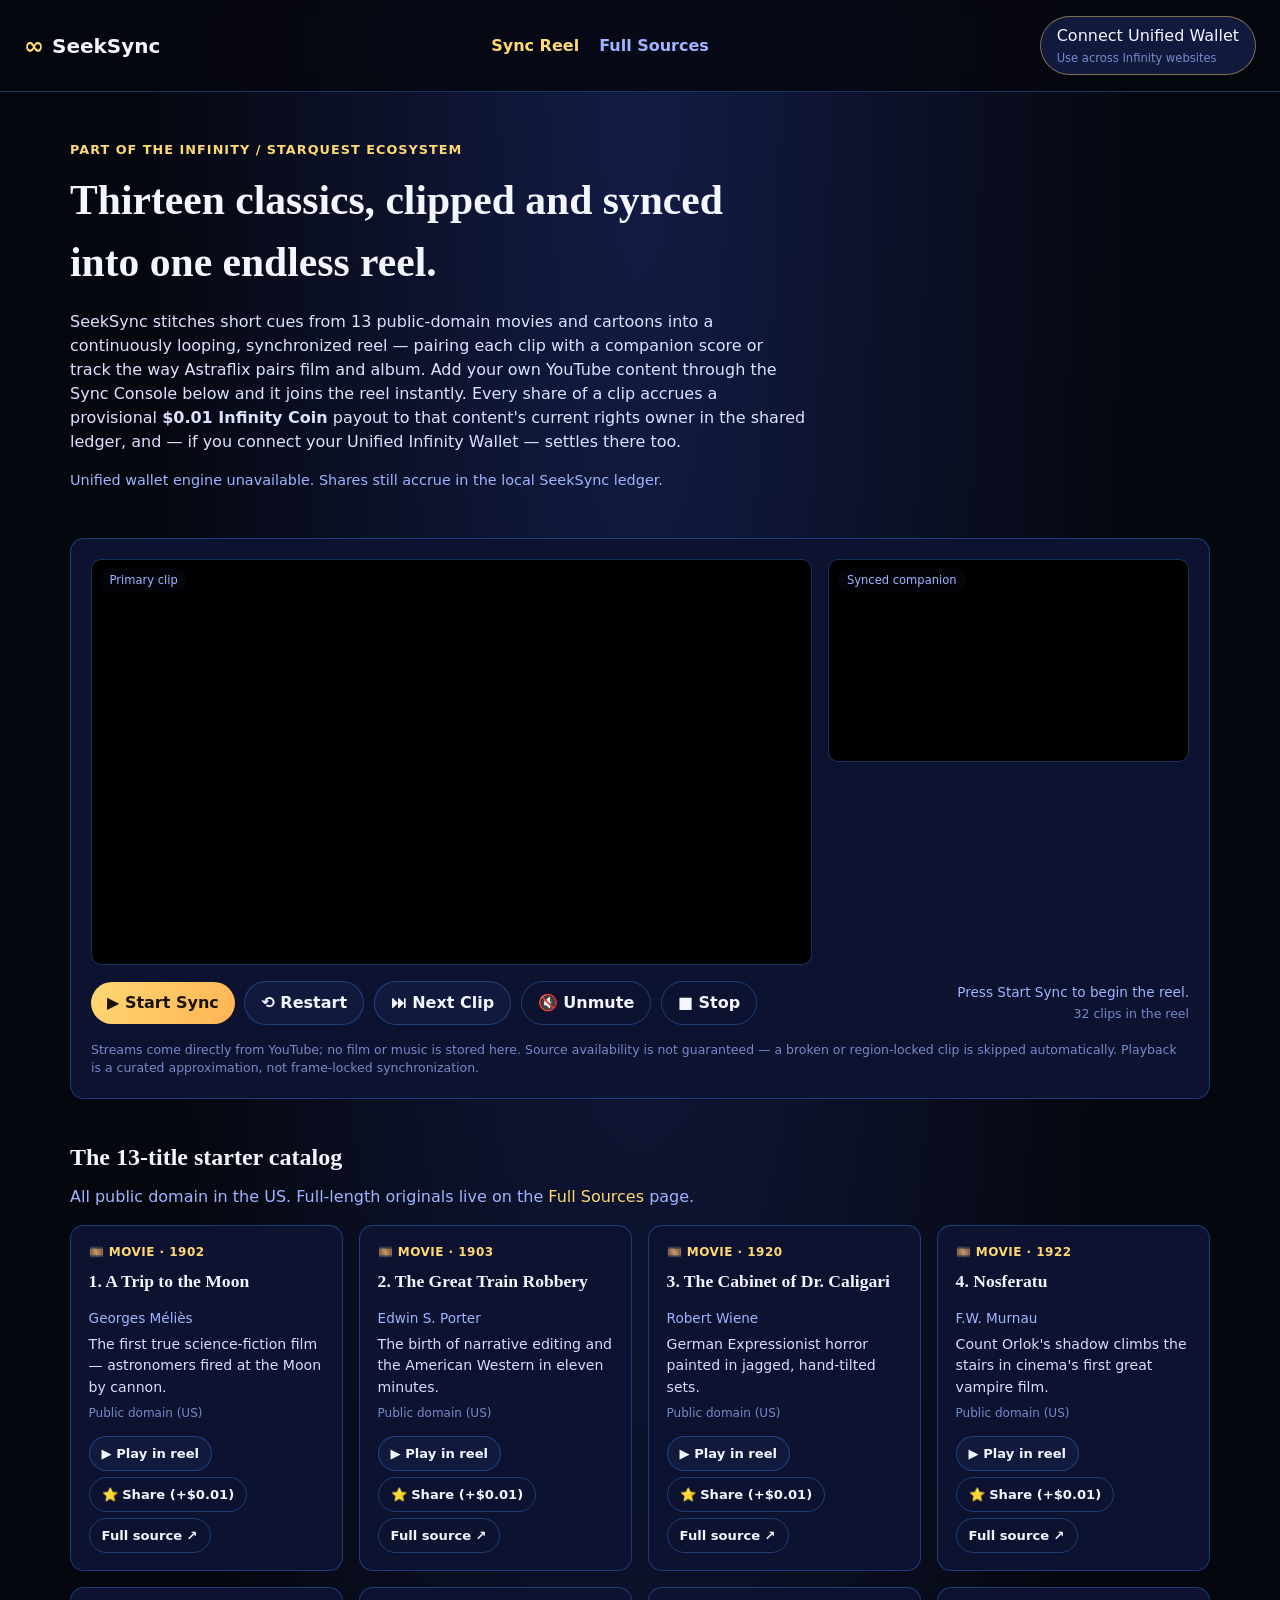
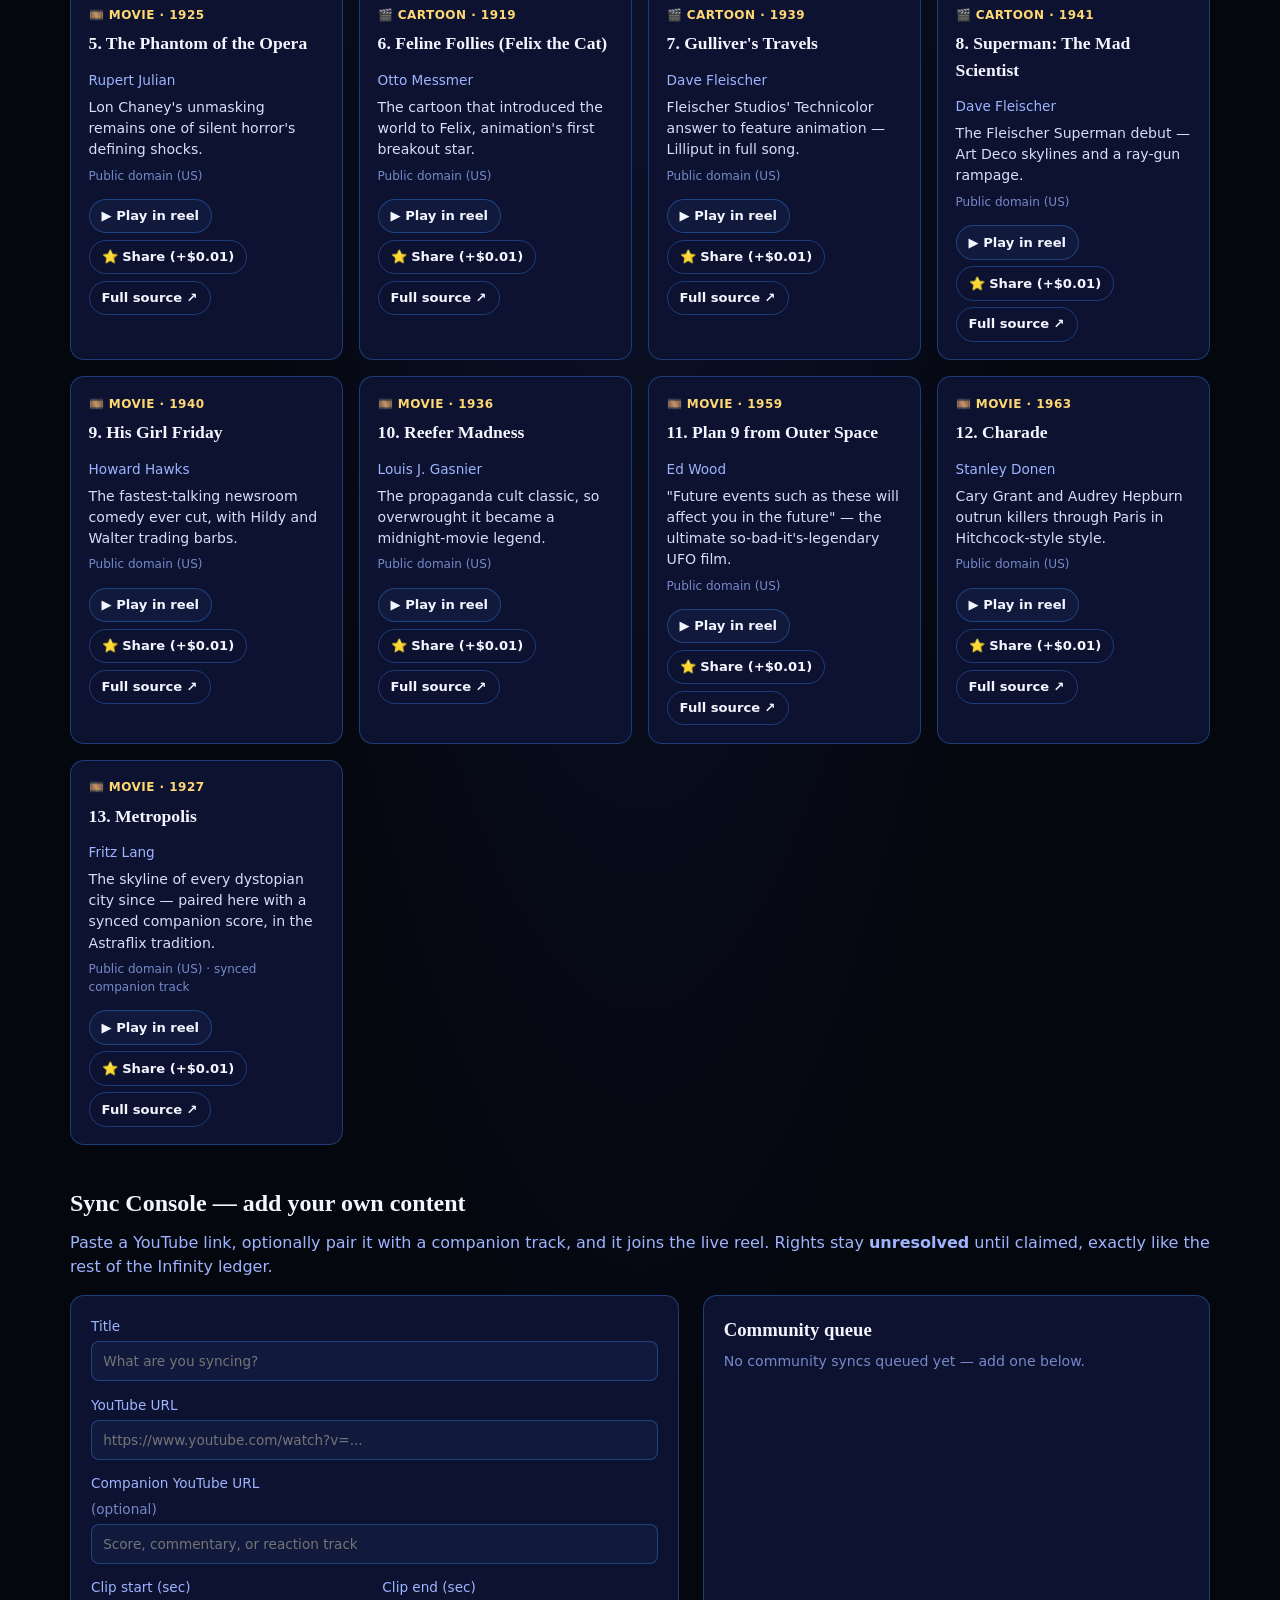
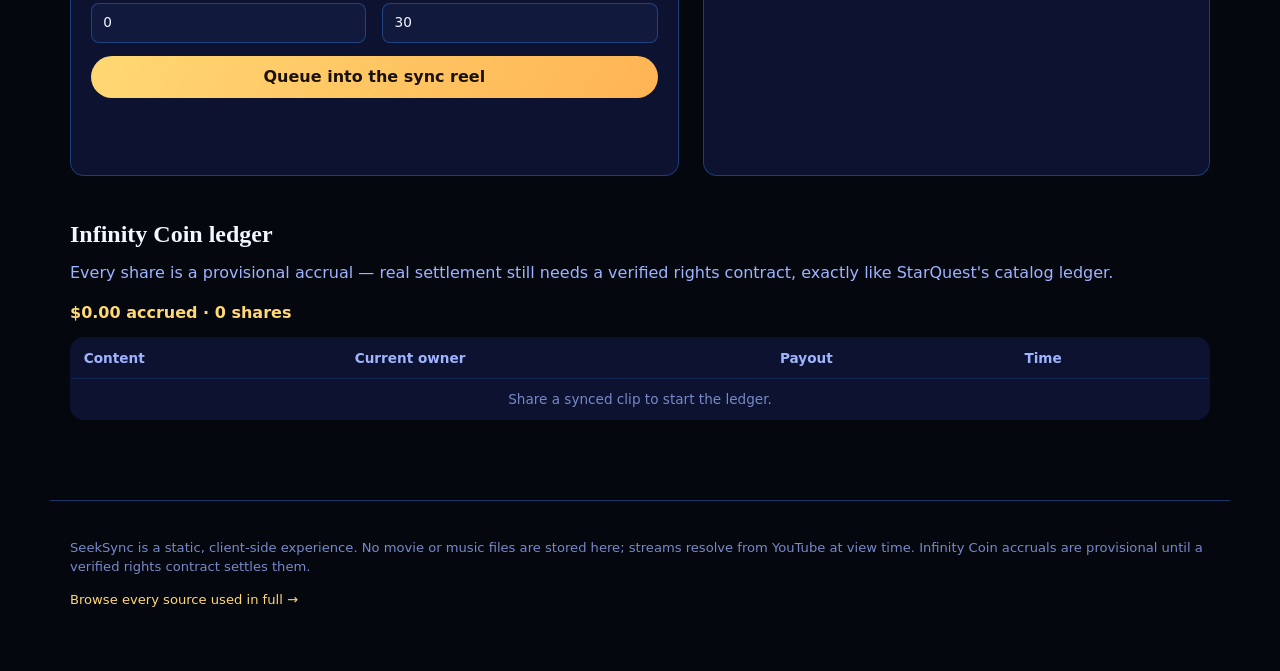
<file: index.html>
<!DOCTYPE html>
<html lang="en" data-avatar-site="seeksync">
<head>
  <meta charset="UTF-8" />
  <meta name="viewport" content="width=device-width, initial-scale=1.0" />
  <title>SeekSync — Clip-Synced Classics &amp; the Infinity Coin Ledger</title>
  <meta name="description" content="SeekSync clips and synchronizes 13 curated public-domain movies and cartoons, lets you add your own YouTube content to the reel, and pays every share into a shared Infinity Coin ledger." />

  <meta property="og:type" content="website" />
  <meta property="og:title" content="SeekSync — Clip-Synced Classics &amp; the Infinity Coin Ledger" />
  <meta property="og:description" content="13 curated titles, synced clip-by-clip, plus your own YouTube content — every share pays into the shared Infinity Coin ledger." />
  <meta property="og:image" content="assets/preview-card.png" />
  <meta property="og:image:width" content="1200" />
  <meta property="og:image:height" content="630" />
  <meta property="og:image:alt" content="SeekSync — clip-synced classics, YouTube-linked sources, and an Infinity Coin ledger" />
  <meta name="twitter:card" content="summary_large_image" />
  <meta name="twitter:image" content="assets/preview-card.png" />
  <link rel="icon" href="assets/preview-card.svg" type="image/svg+xml" />

  <link rel="preconnect" href="https://www.youtube.com" crossorigin />
  <link rel="dns-prefetch" href="https://www.youtube.com" />
  <link rel="stylesheet" href="styles.css" />
</head>
<body>
  <header class="site-header">
    <a class="brand" href="index.html">
      <span class="brand__mark">∞</span>
      <span class="brand__name">SeekSync</span>
    </a>
    <nav class="site-nav">
      <a href="index.html" class="active">Sync Reel</a>
      <a href="sources.html">Full Sources</a>
    </nav>
    <button id="unified-wallet-connect" class="wallet-pill" type="button">
      <span id="unified-wallet-label">Connect Unified Wallet</span>
      <small id="unified-wallet-detail">Use across Infinity websites</small>
    </button>
  </header>

  <main>
    <section class="hero">
      <div class="hero__copy">
        <p class="hero__eyebrow">Part of the Infinity / StarQuest ecosystem</p>
        <h1>Thirteen classics, clipped and synced into one endless reel.</h1>
        <p class="hero__lede">
          SeekSync stitches short cues from 13 public-domain movies and cartoons into a continuously
          looping, synchronized reel — pairing each clip with a companion score or track the way
          Astraflix pairs film and album. Add your own YouTube content through the Sync Console below
          and it joins the reel instantly. Every share of a clip accrues a provisional
          <strong>$0.01 Infinity Coin</strong> payout to that content's current rights owner in the
          shared ledger, and — if you connect your Unified Infinity Wallet — settles there too.
        </p>
        <p id="unified-wallet-status" class="hero__wallet-status">Connect before your shares route into the unified wallet.</p>
      </div>
    </section>

    <section class="sync-stage" aria-label="Synchronized clip reel">
      <div class="sync-stage__players">
        <div class="player-frame player-frame--primary">
          <div id="sync-primary-player"></div>
          <span class="player-frame__label">Primary clip</span>
        </div>
        <div class="player-frame player-frame--companion">
          <div id="sync-companion-player"></div>
          <span class="player-frame__label">Synced companion</span>
        </div>
      </div>
      <div class="sync-stage__controls">
        <button id="sync-start" class="btn btn-primary" type="button">▶ Start Sync</button>
        <button id="sync-restart" class="btn" type="button">⟲ Restart</button>
        <button id="sync-next" class="btn" type="button">⏭ Next Clip</button>
        <button id="sync-mute" class="btn btn-ghost" type="button">🔇 Unmute</button>
        <button id="sync-stop" class="btn btn-ghost" type="button">■ Stop</button>
        <div class="sync-stage__status">
          <span id="now-playing">Press Start Sync to begin the reel.</span>
          <span id="queue-count" class="queue-count">0 clips in the reel</span>
        </div>
      </div>
      <p class="sync-stage__disclaimer">
        Streams come directly from YouTube; no film or music is stored here. Source availability is not
        guaranteed — a broken or region-locked clip is skipped automatically. Playback is a curated
        approximation, not frame-locked synchronization.
      </p>
    </section>

    <section class="catalog" aria-labelledby="catalog-heading">
      <div class="section-heading">
        <h2 id="catalog-heading">The 13-title starter catalog</h2>
        <p>All public domain in the US. Full-length originals live on the <a href="sources.html">Full Sources</a> page.</p>
      </div>
      <div id="catalog-grid" class="catalog-grid"></div>
    </section>

    <section class="sync-console" aria-labelledby="console-heading">
      <div class="section-heading">
        <h2 id="console-heading">Sync Console — add your own content</h2>
        <p>Paste a YouTube link, optionally pair it with a companion track, and it joins the live reel. Rights stay <strong>unresolved</strong> until claimed, exactly like the rest of the Infinity ledger.</p>
      </div>
      <div class="sync-console__grid">
        <form id="user-sync-form" class="sync-console__form">
          <label>Title
            <input type="text" name="title" placeholder="What are you syncing?" required maxlength="120" />
          </label>
          <label>YouTube URL
            <input type="url" name="url" placeholder="https://www.youtube.com/watch?v=..." required />
          </label>
          <label>Companion YouTube URL <span class="optional">(optional)</span>
            <input type="url" name="companionUrl" placeholder="Score, commentary, or reaction track" />
          </label>
          <div class="sync-console__times">
            <label>Clip start (sec)
              <input type="number" name="start" min="0" value="0" />
            </label>
            <label>Clip end (sec)
              <input type="number" name="end" min="1" value="30" />
            </label>
          </div>
          <button type="submit" class="btn btn-primary">Queue into the sync reel</button>
          <p id="user-sync-status" class="sync-console__status" role="status"></p>
        </form>
        <div class="sync-console__queue">
          <h3>Community queue</h3>
          <ul id="user-queue-list" class="user-queue-list"></ul>
        </div>
      </div>
    </section>

    <section class="ledger" aria-labelledby="ledger-heading">
      <div class="section-heading">
        <h2 id="ledger-heading">Infinity Coin ledger</h2>
        <p>Every share is a provisional accrual — real settlement still needs a verified rights contract, exactly like StarQuest's catalog ledger.</p>
      </div>
      <div class="ledger__summary" id="ledger-total">$0.00 accrued · 0 shares</div>
      <table class="ledger__table">
        <thead>
          <tr><th>Content</th><th>Current owner</th><th>Payout</th><th>Time</th></tr>
        </thead>
        <tbody id="ledger-body"></tbody>
      </table>
    </section>
  </main>

  <footer class="site-footer">
    <p>SeekSync is a static, client-side experience. No movie or music files are stored here; streams resolve from YouTube at view time. Infinity Coin accruals are provisional until a verified rights contract settles them.</p>
    <p><a href="sources.html">Browse every source used in full →</a></p>
  </footer>

  <script src="js/data.js"></script>
  <script src="js/ledger.js"></script>
  <script src="js/user-sync.js"></script>
  <script src="js/sync-engine.js"></script>
  <script src="https://www-infinity4.github.io/Mint-For-Infinity/unified-wallet.js" defer></script>
  <script src="js/wallet-integration.js" defer></script>
  <script src="js/app.js"></script>
</body>
</html>
</file>
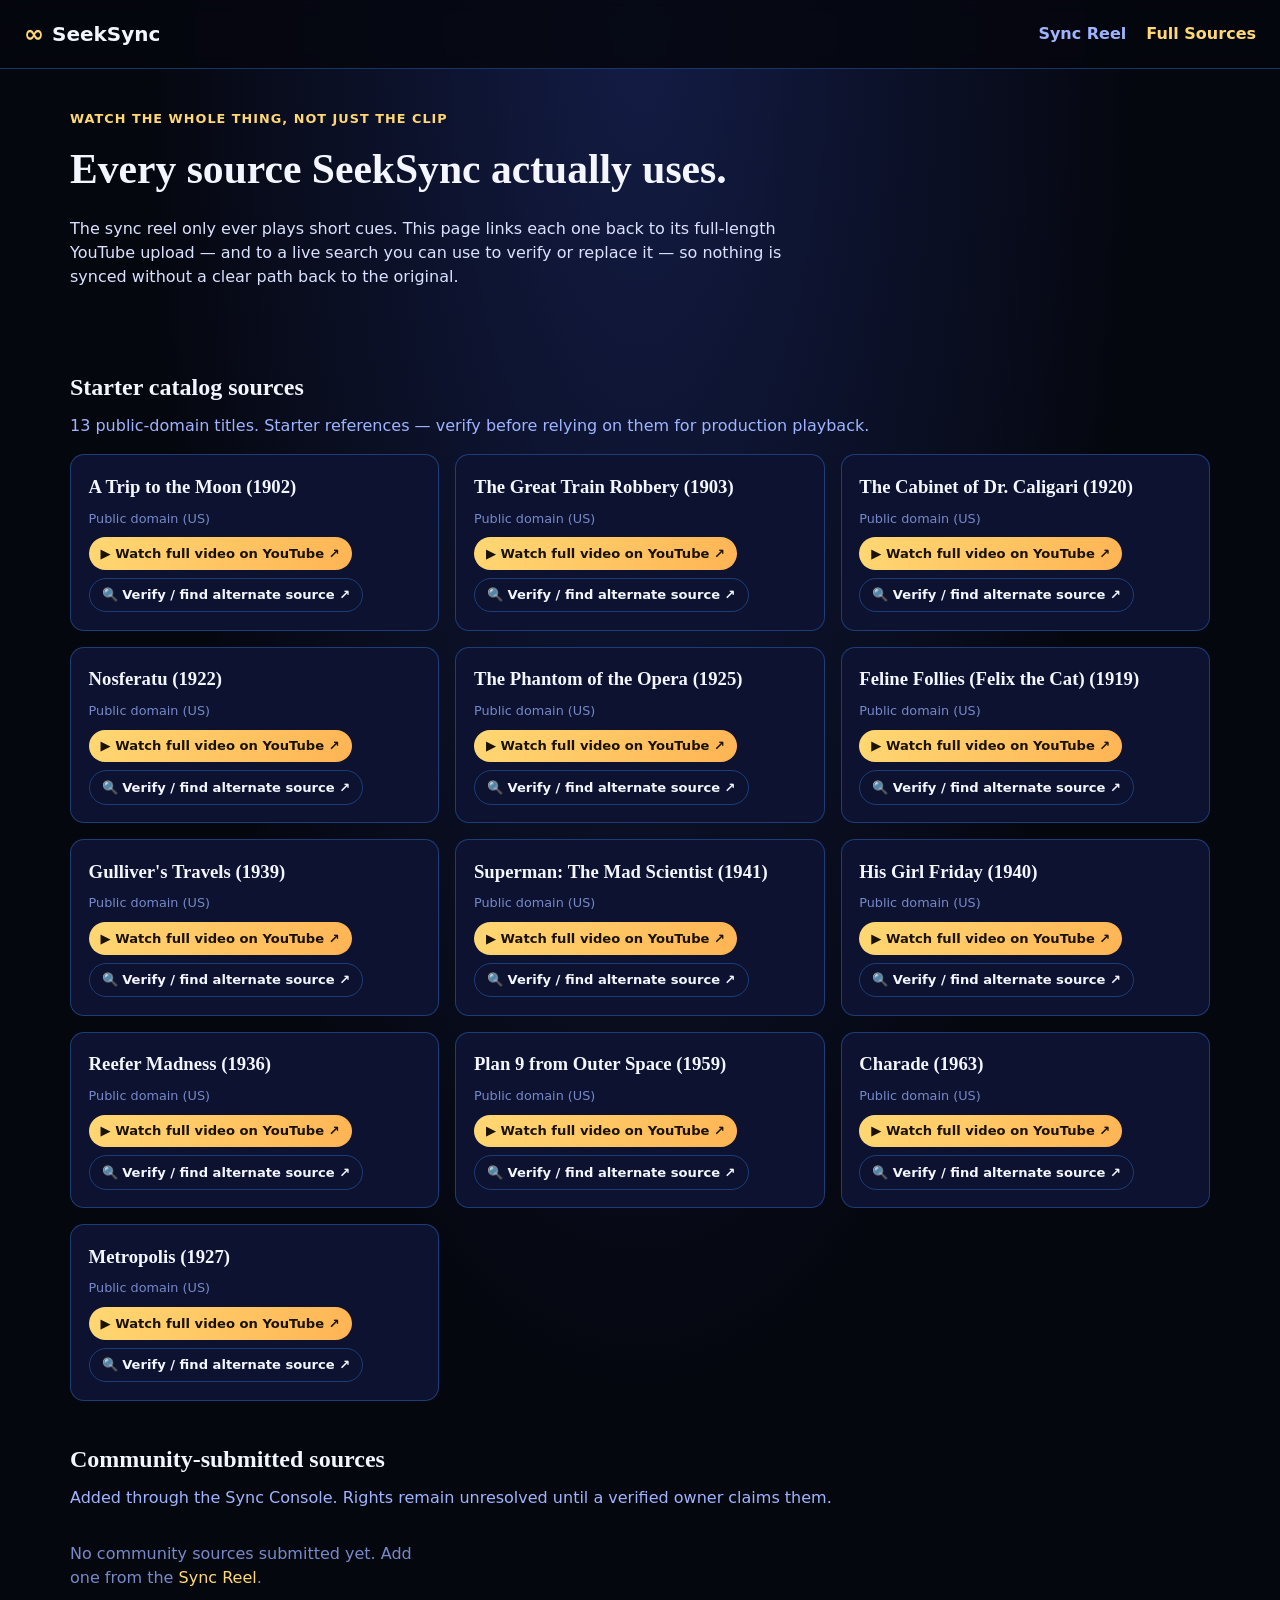
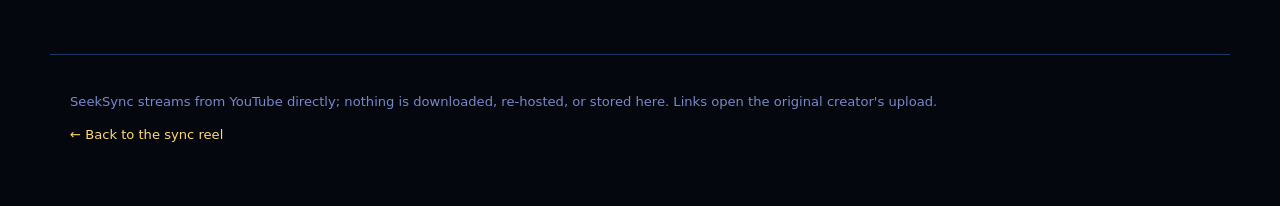
<file: sources.html>
<!DOCTYPE html>
<html lang="en" data-avatar-site="seeksync">
<head>
  <meta charset="UTF-8" />
  <meta name="viewport" content="width=device-width, initial-scale=1.0" />
  <title>SeekSync — Full Sources</title>
  <meta name="description" content="Every YouTube source actually used in the SeekSync clip-sync reel, linked back to the original full-length video so you can watch it in full." />

  <meta property="og:type" content="website" />
  <meta property="og:title" content="SeekSync — Full Sources" />
  <meta property="og:description" content="Every clip in the SeekSync reel, linked back to its original full-length YouTube source." />
  <meta property="og:image" content="assets/preview-card.png" />
  <meta property="og:image:width" content="1200" />
  <meta property="og:image:height" content="630" />
  <meta name="twitter:card" content="summary_large_image" />
  <meta name="twitter:image" content="assets/preview-card.png" />
  <link rel="icon" href="assets/preview-card.svg" type="image/svg+xml" />

  <link rel="preconnect" href="https://www.youtube.com" crossorigin />
  <link rel="stylesheet" href="styles.css" />
</head>
<body>
  <header class="site-header">
    <a class="brand" href="index.html">
      <span class="brand__mark">∞</span>
      <span class="brand__name">SeekSync</span>
    </a>
    <nav class="site-nav">
      <a href="index.html">Sync Reel</a>
      <a href="sources.html" class="active">Full Sources</a>
    </nav>
  </header>

  <main>
    <section class="hero hero--compact">
      <div class="hero__copy">
        <p class="hero__eyebrow">Watch the whole thing, not just the clip</p>
        <h1>Every source SeekSync actually uses.</h1>
        <p class="hero__lede">
          The sync reel only ever plays short cues. This page links each one back to its full-length
          YouTube upload — and to a live search you can use to verify or replace it — so nothing is
          synced without a clear path back to the original.
        </p>
      </div>
    </section>

    <section class="sources" aria-labelledby="sources-heading">
      <div class="section-heading">
        <h2 id="sources-heading">Starter catalog sources</h2>
        <p>13 public-domain titles. Starter references — verify before relying on them for production playback.</p>
      </div>
      <div id="sources-list" class="sources-list"></div>
    </section>

    <section class="sources" aria-labelledby="community-sources-heading">
      <div class="section-heading">
        <h2 id="community-sources-heading">Community-submitted sources</h2>
        <p>Added through the Sync Console. Rights remain unresolved until a verified owner claims them.</p>
      </div>
      <div id="community-sources-list" class="sources-list"></div>
    </section>
  </main>

  <footer class="site-footer">
    <p>SeekSync streams from YouTube directly; nothing is downloaded, re-hosted, or stored here. Links open the original creator's upload.</p>
    <p><a href="index.html">← Back to the sync reel</a></p>
  </footer>

  <script src="js/data.js"></script>
  <script src="js/user-sync.js"></script>
  <script src="js/sources.js"></script>
</body>
</html>
</file>
<file: styles.css>
:root {
  --bg-deep: #05070f;
  --bg-panel: #0c1230;
  --bg-card: #111a3d;
  --border-blue: rgba(58, 141, 255, 0.35);
  --border-gold: rgba(255, 216, 115, 0.45);
  --text-primary: #f3f5ff;
  --text-muted: #9fb4ff;
  --text-faint: #7789c9;
  --accent-gold: #ffd873;
  --accent-blue: #3a8dff;
  --radius: 14px;
  --max-width: 1180px;
}

* { box-sizing: border-box; }

html, body {
  margin: 0;
  padding: 0;
  background: radial-gradient(ellipse at top, #131c45 0%, var(--bg-deep) 55%);
  color: var(--text-primary);
  font-family: "Segoe UI", system-ui, -apple-system, "Helvetica Neue", Arial, sans-serif;
  line-height: 1.5;
}

a { color: var(--accent-gold); text-decoration: none; }
a:hover { text-decoration: underline; }

h1, h2, h3 { font-family: Georgia, "Times New Roman", serif; margin: 0 0 0.4em; }

.site-header {
  display: flex;
  align-items: center;
  justify-content: space-between;
  gap: 1rem;
  padding: 1rem 1.5rem;
  background: rgba(5, 7, 15, 0.85);
  border-bottom: 1px solid var(--border-blue);
  position: sticky;
  top: 0;
  z-index: 20;
  backdrop-filter: blur(8px);
}

.brand { display: flex; align-items: center; gap: 0.5rem; font-weight: 700; font-size: 1.25rem; }
.brand__mark { color: var(--accent-gold); font-size: 1.5rem; }
.brand__name { color: var(--text-primary); }
.brand:hover { text-decoration: none; }

.site-nav { display: flex; gap: 1.25rem; }
.site-nav a { color: var(--text-muted); font-weight: 600; }
.site-nav a.active, .site-nav a:hover { color: var(--accent-gold); }

.wallet-pill {
  display: flex;
  flex-direction: column;
  align-items: flex-start;
  gap: 0.1rem;
  background: var(--bg-card);
  border: 1px solid var(--border-gold);
  border-radius: 999px;
  padding: 0.45rem 1rem;
  color: var(--text-primary);
  cursor: pointer;
  font: inherit;
}
.wallet-pill:hover { border-color: var(--accent-gold); }
.wallet-pill.connected { border-color: var(--accent-blue); }
.wallet-pill small { color: var(--text-faint); font-size: 0.72rem; }

main { max-width: var(--max-width); margin: 0 auto; padding: 0 1.25rem 3rem; }

.hero { padding: 3rem 0 2rem; }
.hero--compact { padding: 2.5rem 0 1.5rem; }
.hero__eyebrow { color: var(--accent-gold); text-transform: uppercase; letter-spacing: 0.08em; font-size: 0.8rem; font-weight: 700; margin: 0 0 0.6rem; }
.hero h1 { font-size: clamp(1.8rem, 4vw, 2.6rem); max-width: 42rem; }
.hero__lede { max-width: 46rem; color: #dbe2ff; }
.hero__wallet-status { color: var(--text-muted); font-size: 0.9rem; }

.sync-stage {
  background: var(--bg-panel);
  border: 1px solid var(--border-blue);
  border-radius: var(--radius);
  padding: 1.25rem;
  margin-bottom: 2.5rem;
}
.sync-stage__players { display: grid; grid-template-columns: 2fr 1fr; gap: 1rem; }
@media (max-width: 760px) { .sync-stage__players { grid-template-columns: 1fr; } }

.player-frame { position: relative; background: #000; border-radius: 10px; overflow: hidden; aspect-ratio: 16/9; border: 1px solid var(--border-blue); }
.player-frame > div:first-child { width: 100%; height: 100%; }
.player-frame__label { position: absolute; top: 8px; left: 8px; background: rgba(5,7,15,0.75); color: var(--text-muted); font-size: 0.72rem; padding: 0.2rem 0.6rem; border-radius: 999px; }
.player-frame--companion { aspect-ratio: 16/9; }

.sync-stage__controls { display: flex; flex-wrap: wrap; align-items: center; gap: 0.6rem; margin-top: 1rem; }
.sync-stage__status { display: flex; flex-direction: column; margin-left: auto; text-align: right; color: var(--text-muted); font-size: 0.85rem; gap: 0.15rem; }
.queue-count { color: var(--text-faint); font-size: 0.78rem; }
.sync-stage__disclaimer { color: var(--text-faint); font-size: 0.78rem; margin: 1rem 0 0; }

.btn {
  background: var(--bg-card);
  border: 1px solid var(--border-blue);
  color: var(--text-primary);
  padding: 0.55rem 1rem;
  border-radius: 999px;
  font: inherit;
  font-weight: 600;
  cursor: pointer;
}
.btn:hover { border-color: var(--accent-blue); }
.btn-primary { background: linear-gradient(120deg, #ffd873, #ffb454); color: #1a1206; border: none; }
.btn-primary:hover { filter: brightness(1.05); }
.btn-ghost { background: transparent; }
.btn-small { padding: 0.4rem 0.75rem; font-size: 0.82rem; }

.section-heading { margin: 2.5rem 0 1rem; }
.section-heading p { color: var(--text-muted); margin: 0.2rem 0 0; }

.catalog-grid { display: grid; grid-template-columns: repeat(auto-fill, minmax(260px, 1fr)); gap: 1rem; }

.title-card {
  background: var(--bg-panel);
  border: 1px solid var(--border-blue);
  border-radius: var(--radius);
  padding: 1.1rem;
  display: flex;
  flex-direction: column;
  gap: 0.4rem;
}
.title-card__badge { color: var(--accent-gold); font-size: 0.75rem; font-weight: 700; text-transform: uppercase; letter-spacing: 0.04em; }
.title-card h3 { font-size: 1.1rem; }
.title-card__director { color: var(--text-muted); font-size: 0.85rem; margin: 0; }
.title-card__blurb { color: #d7defc; font-size: 0.88rem; margin: 0; }
.title-card__rights { color: var(--text-faint); font-size: 0.75rem; margin: 0; }
.title-card__actions { display: flex; flex-wrap: wrap; gap: 0.4rem; margin-top: 0.5rem; }

.sync-console__grid { display: grid; grid-template-columns: 1.2fr 1fr; gap: 1.5rem; }
@media (max-width: 820px) { .sync-console__grid { grid-template-columns: 1fr; } }

.sync-console__form {
  display: flex;
  flex-direction: column;
  gap: 0.85rem;
  background: var(--bg-panel);
  border: 1px solid var(--border-blue);
  border-radius: var(--radius);
  padding: 1.25rem;
}
.sync-console__form label { display: flex; flex-direction: column; gap: 0.3rem; font-size: 0.85rem; color: var(--text-muted); }
.sync-console__form input {
  background: var(--bg-card);
  border: 1px solid var(--border-blue);
  border-radius: 8px;
  padding: 0.55rem 0.7rem;
  color: var(--text-primary);
  font: inherit;
}
.sync-console__form .optional { color: var(--text-faint); font-weight: 400; }
.sync-console__times { display: flex; gap: 1rem; }
.sync-console__times label { flex: 1; }
.sync-console__status { color: var(--accent-gold); font-size: 0.85rem; min-height: 1.2em; }

.sync-console__queue { background: var(--bg-panel); border: 1px solid var(--border-blue); border-radius: var(--radius); padding: 1.25rem; }
.user-queue-list { list-style: none; margin: 0; padding: 0; display: flex; flex-direction: column; gap: 0.5rem; }
.user-queue-list li { display: flex; align-items: center; justify-content: space-between; background: var(--bg-card); border-radius: 8px; padding: 0.5rem 0.75rem; font-size: 0.88rem; }
.user-queue-list .empty { color: var(--text-faint); background: none; padding: 0; }
.btn-remove { background: none; border: none; color: var(--text-faint); cursor: pointer; font-size: 0.9rem; }
.btn-remove:hover { color: #ff8a8a; }

.ledger { margin-bottom: 2rem; }
.ledger__summary { color: var(--accent-gold); font-weight: 700; margin-bottom: 0.75rem; }
.ledger__table { width: 100%; border-collapse: collapse; background: var(--bg-panel); border: 1px solid var(--border-blue); border-radius: var(--radius); overflow: hidden; }
.ledger__table th, .ledger__table td { text-align: left; padding: 0.6rem 0.8rem; font-size: 0.85rem; border-bottom: 1px solid rgba(58,141,255,0.15); }
.ledger__table th { color: var(--text-muted); font-weight: 600; }
.ledger-empty { color: var(--text-faint); text-align: center !important; }

.sources-list { display: grid; grid-template-columns: repeat(auto-fill, minmax(280px, 1fr)); gap: 1rem; }
.source-card { background: var(--bg-panel); border: 1px solid var(--border-blue); border-radius: var(--radius); padding: 1.1rem; }
.source-card__meta { color: var(--text-faint); font-size: 0.8rem; margin: 0 0 0.6rem; }
.source-card__links { display: flex; flex-wrap: wrap; gap: 0.5rem; }
.sources .empty { color: var(--text-faint); }

.site-footer {
  border-top: 1px solid var(--border-blue);
  padding: 1.5rem 1.25rem 3rem;
  max-width: var(--max-width);
  margin: 0 auto;
  color: var(--text-faint);
  font-size: 0.82rem;
}
</file>
